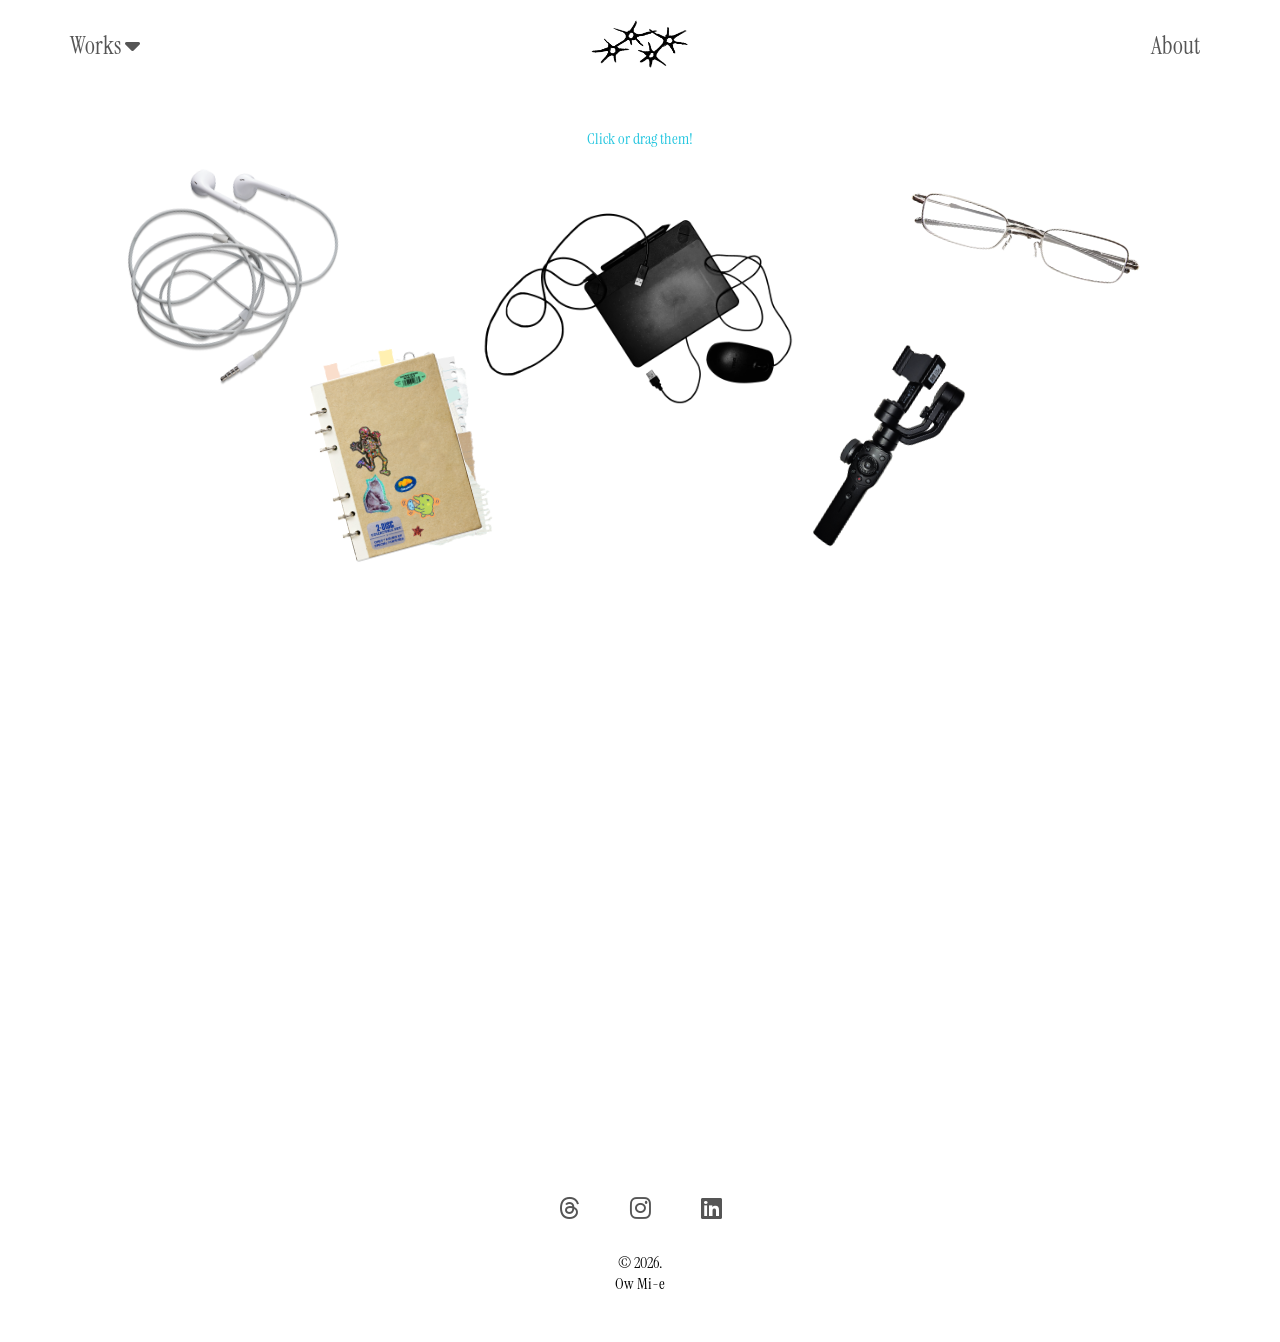
<file: index.html>
<!DOCTYPE html>
<html lang="en">
<head>
    <meta charset="UTF-8">
    <meta name="viewport" content="width=device-width, initial-scale=1.0">
    <title>Home</title>
    <link rel="stylesheet" href="css/stylesheet.css">
    <link rel="stylesheet" href="https://cdnjs.cloudflare.com/ajax/libs/font-awesome/6.7.2/css/all.min.css">

    <style>
        .blink {
            animation: blinker 2s linear infinite;
            color: rgb(37, 198, 223);
            margin-top: 3vw;
            margin-bottom: -2vw;
        }
        @keyframes blinker {
            50% {
                opacity: 0;
            }
        }
    </style>
</head>
<body id="homepage">
    
<nav class="navbar">
    <div class="navleft">
        <button class="dropbtn">Works <i class="fa fa-caret-down"></i></button>
        <div class="dropdown-content">
            <a href="works/animation.html">Animation</a>
            <a href="works/videography.html">Videography</a>
            <a href="works/design.html">Design</a>
            <a href="works/videoEditing.html">Video Editing</a>
            <a href="works/illustration.html">Illustration</a>
        </div>
    </div>
    <div class="navcenter" >
        <a href="index.html" class="logo">Home</a>
    </div>
    <div class="navright">
        <a href="info/about.html">About</a>
    </div>
</nav>

<!-- INSERT VID -->
<video autoplay muted loop class="screen">
    <source src="assets/ascii-art.mp4" type="video/mp4">
</video>

<div class="tab-button">
    <p class="blink"> Click or drag them! </p>
</div>

<!--DRAGGABLE-->
<div id="draggableArea">
    <div class="draggable">
        <a href="works/videography.html">
            <img src="assets/videography.png" alt="gimbal for videography" class="rotate">
            <span class="title">Videography</span>
        </a>
    </div>
    <div class="draggable">
        <a href="works/videoEditing.html">
            <img src="assets/editing.png" alt="earpiece for editing" class="rotate2">
            <span class="title">Video Editing</span>
        </a>
    </div>
    <div class="draggable">
        <a href="works/illustration.html">
            <img src="assets/illustration.png" alt="notebook for illustration" class="rotate2">
            <span class="title">Illustration</span>
        </a>
    </div>
    <div class="draggable">
        <a href="works/design.html">
            <img src="assets/design.png" alt="glasses for design" class="rotate">
            <span class="title">Design</span>
        </a>
    </div>
    <div class="draggable">
        <a href="works/animation.html">
            <img src="assets/animation.png" alt="wacom and mouse for animation">
            <span class="title">Animation</span>
        </a>
    </div>
</div>


<footer>
    <div class="footerlinks">
        <a href="https://www.threads.com/@5aucer" target="_blank"><i class="fa-brands fa-threads" style="font-size: 24px;"></i></a>
        <a href="https://www.instagram.com/5aucer" target="_blank"><i class="fa-brands fa-instagram" style="font-size: 24px"></i></a>
        <a href="https://www.linkedin.com/in/mieow" target="_blank"><i class="fa-brands fa-linkedin" style="font-size:24px"></i></a>
    </div>
    <div class="copyright">   
        <p>&#169 2026.</p>
        <p>Ow Mi-e</p>
    </div> 
</footer>
    
<script src="javascript/app.js"></script>
</body>
</html>
</file>
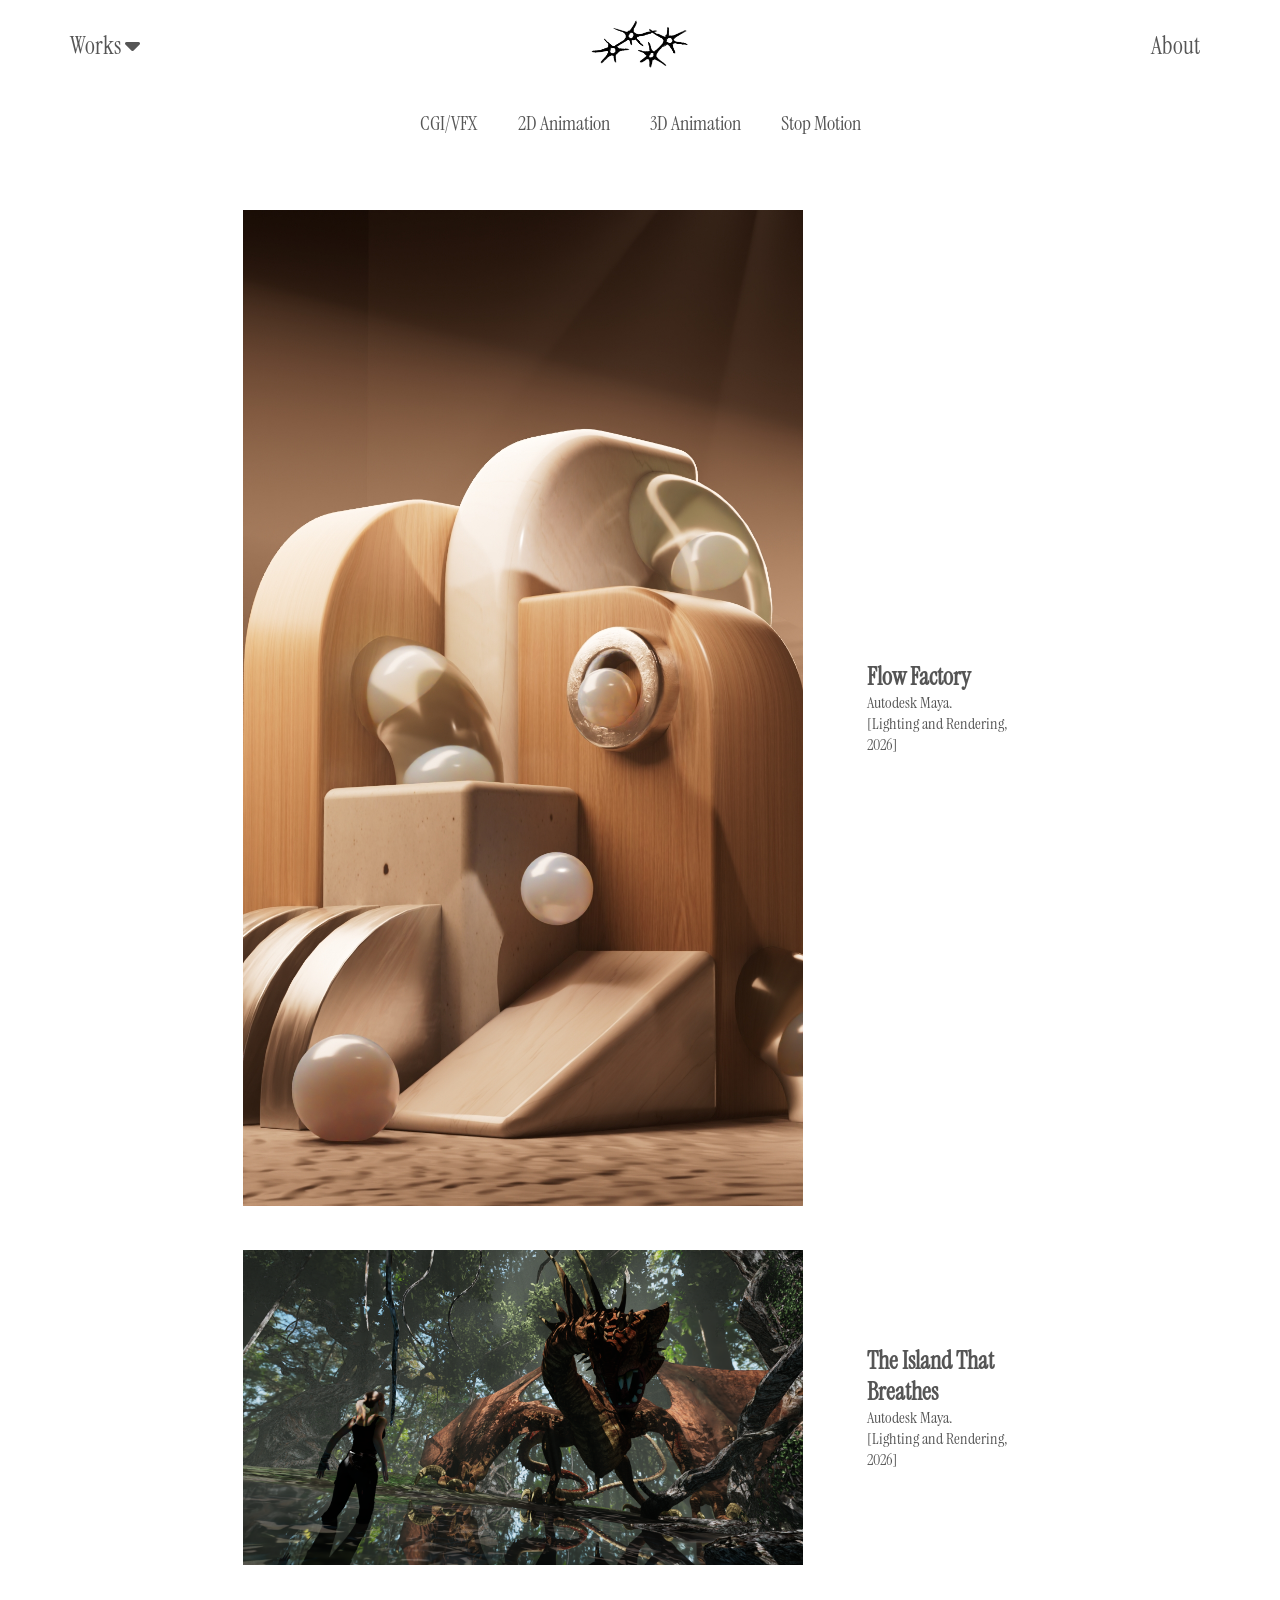
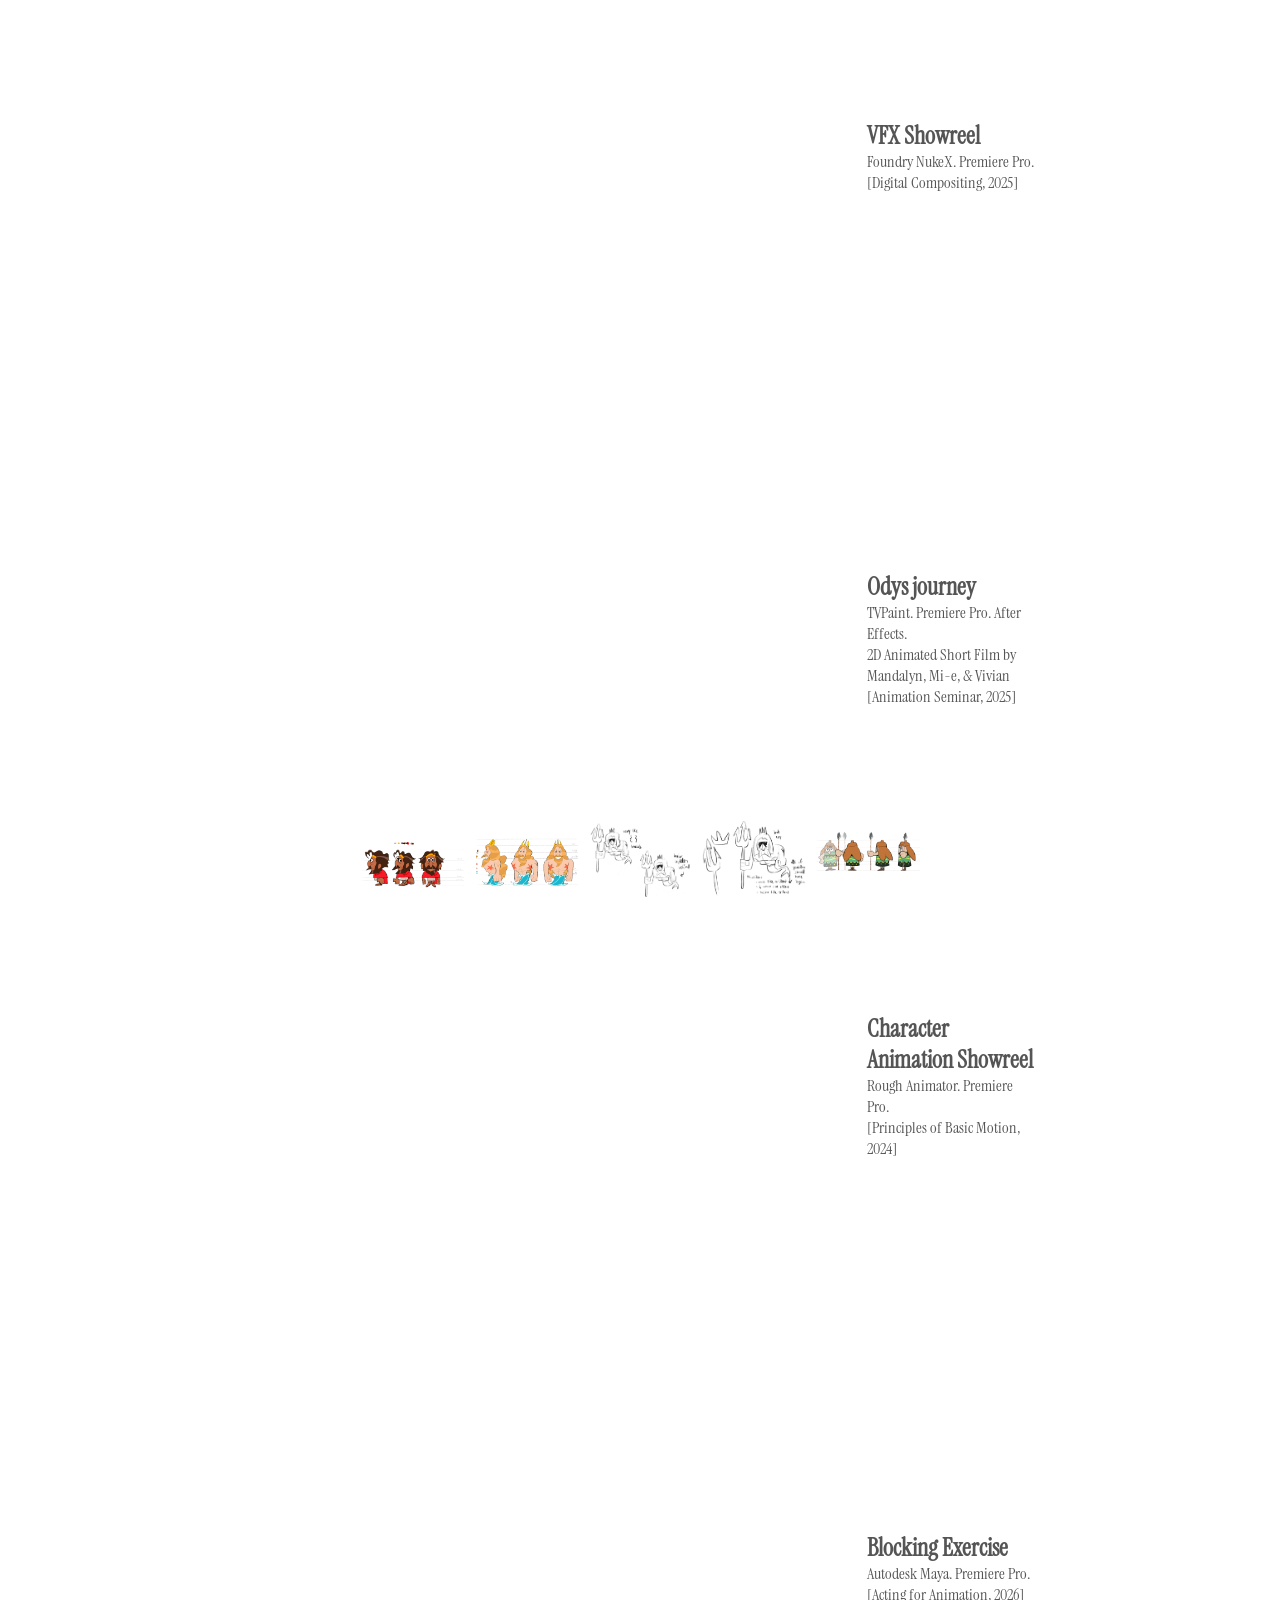
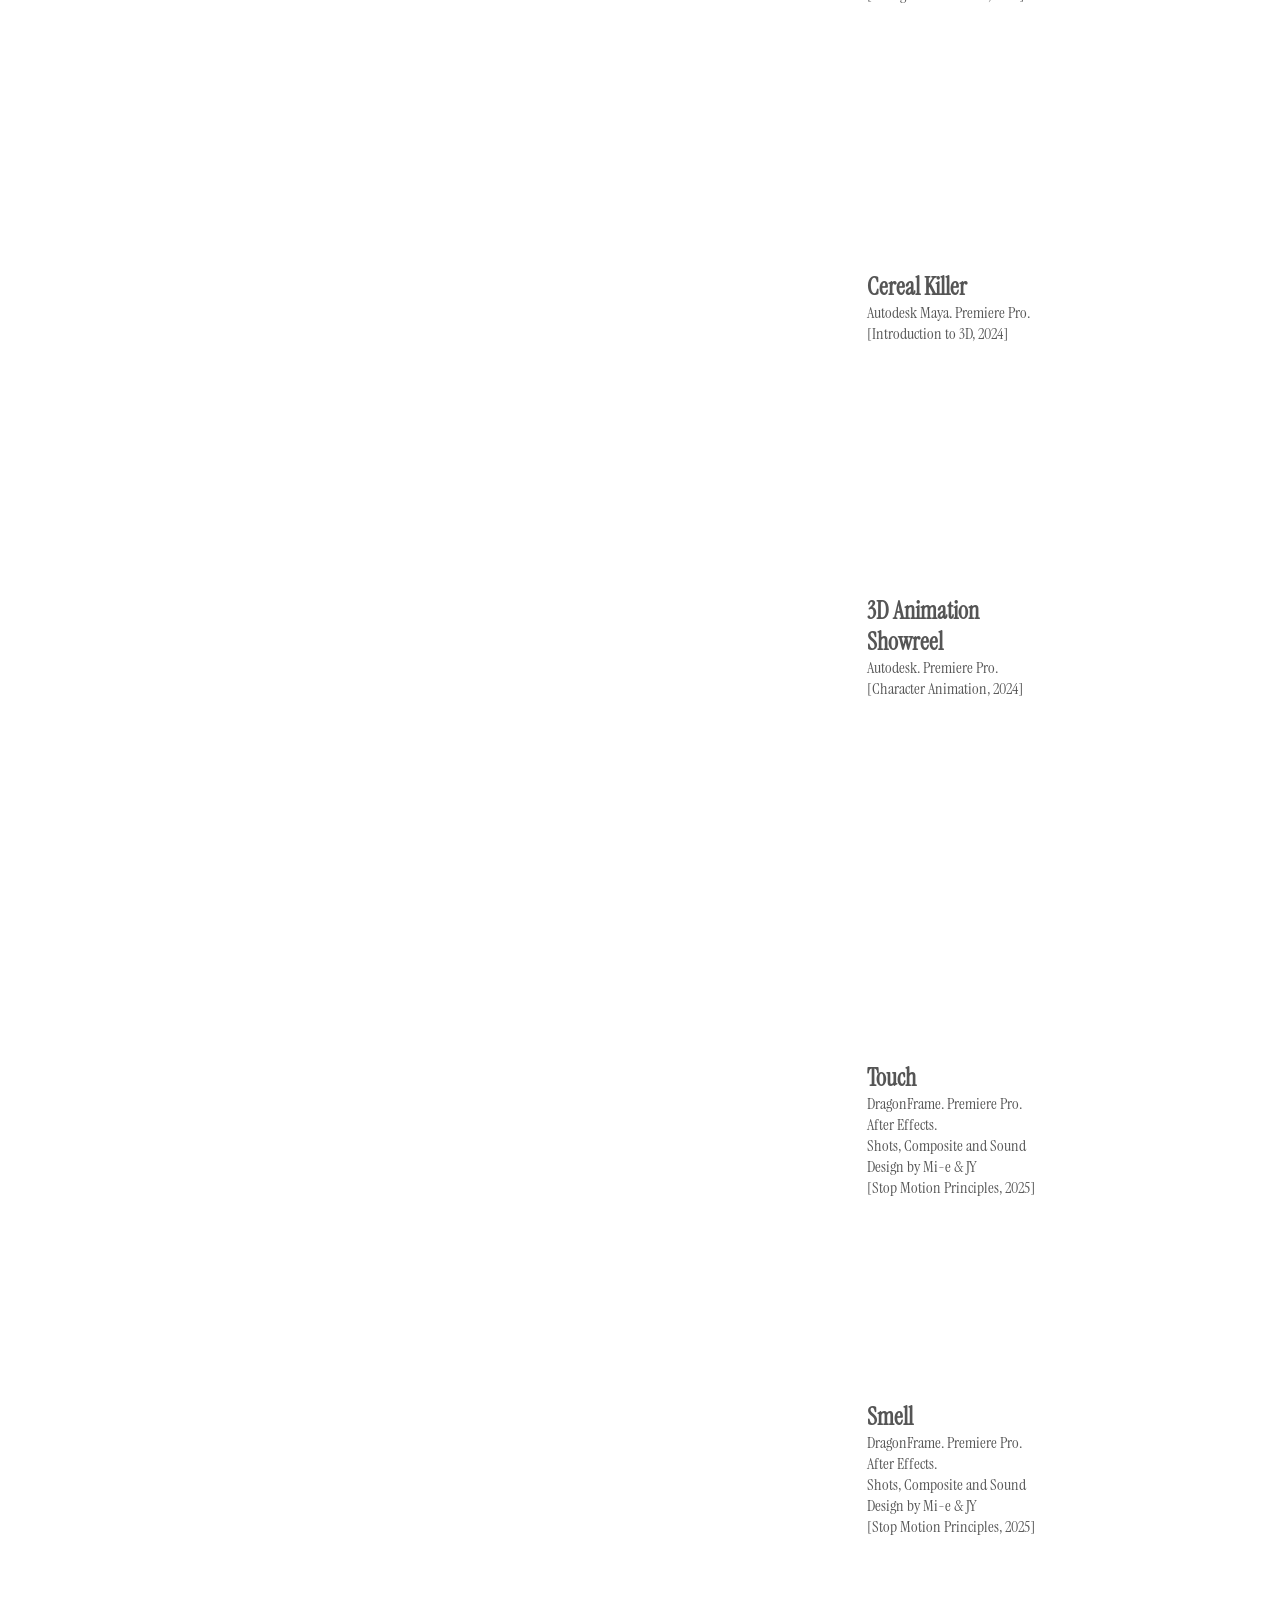
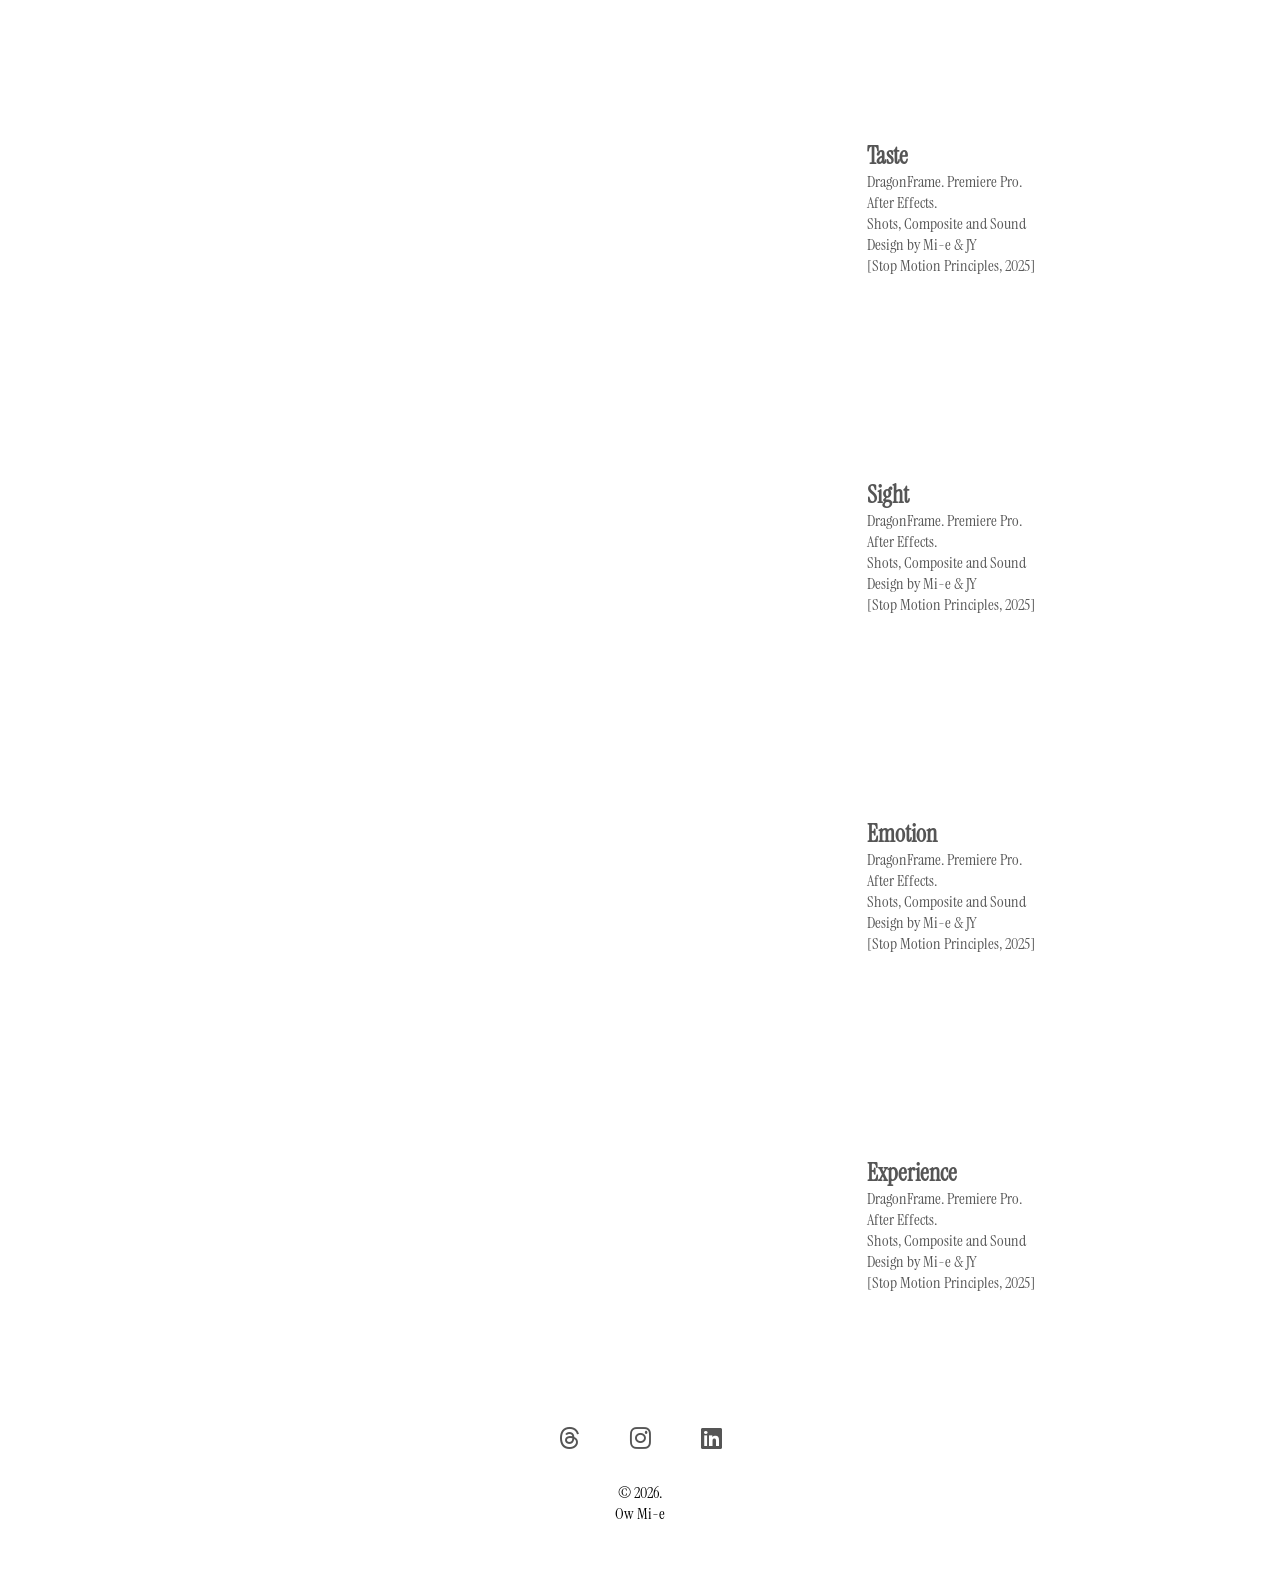
<file: works/animation.html>
<!DOCTYPE html>
<html lang="en">
<head>
    <meta charset="UTF-8">
    <meta name="viewport" content="width=device-width, initial-scale=1.0">
    <title>Animation</title>
    <link rel="stylesheet" href="../css/stylesheet.css">
    <link rel="stylesheet" href="https://cdnjs.cloudflare.com/ajax/libs/font-awesome/6.7.2/css/all.min.css">
</head>
<body id="con">
    
<nav class="navbar">
    <div class="navleft">
        <button class="dropbtn">Works <i class="fa fa-caret-down"></i></button>
        <div class="dropdown-content">
            <a href="animation.html">Animation</a>
            <a href="videography.html">Videography</a>
            <a href="design.html">Design</a>
            <a href="videoEditing.html">Video Editing</a>
            <a href="illustration.html">Illustration</a>
        </div>
    </div>
    <div class="navcenter" >
        <a href="../index.html" class="logo">Home</a>
    </div>
    <div class="navright">
        <a href="../info/about.html">About</a>
    </div>
</nav>


<div class="con">
  <div class="tab-button">
    <button class="tablink" onclick="openPage('CGIVFX', this)">CGI/VFX</button>
    <button class="tablink" onclick="openPage('2dAnim', this)">2D Animation</button>
    <button class="tablink" onclick="openPage('3dAnim', this)">3D Animation</button>
    <button class="tablink" onclick="openPage('stopMo', this)">Stop Motion</button>
  </div>

<div id="CGIVFX" class="tabcontent">
  <div class="gallery">
  <div class="reels flex">
    <a href="#img1">
      <img src="../assets/dongdongdong.jpg">
    </a>
    <div class="modal" id="img1">
      <a href="#" class="close">&times;</a>
      <img src="../assets/dongdongdong.jpg">
    </div>
    <div class="desc">
      <h3>Flow Factory</h3>
      <p>Autodesk Maya.</p>
      <p>[Lighting and Rendering, 2026]</p>
    </div>
  </div>
  <div class="reels flex">
    <a href="#img2">
      <img src="../assets/lightingrenderingmidterm.png">
    </a>
    <div class="modal" id="img2">
      <a href="#" class="close">&times;</a>
      <img src="../assets/lightingrenderingmidterm.png">
    </div>
    <div class="desc">
      <h3>The Island That Breathes</h3>
      <p>Autodesk Maya.</p>
      <p>[Lighting and Rendering, 2026]</p>
    </div>
  </div>
  </div>
  <div class="reels flex">
      <iframe width="560" height="315" src="https://www.youtube.com/embed/FJh4bKMhcPc?si=-lYm19sa3mqKwvqi" title="YouTube video player" frameborder="0" allow="accelerometer; autoplay; clipboard-write; encrypted-media; gyroscope; picture-in-picture; web-share" referrerpolicy="strict-origin-when-cross-origin" allowfullscreen></iframe>
      <div class="desc">
        <h3>VFX Showreel</h3>
        <p>Foundry NukeX. Premiere Pro.</p>
        <p>[Digital Compositing, 2025]</p>
      </div>
    </div>
</div>

  <div id="2dAnim" class="tabcontent">
    <div class="reels flex">
      <iframe width="560" height="315" src="https://www.youtube.com/embed/Uccmu9g8XfA?si=NtETIix2FM3MDeoB" title="YouTube video player" frameborder="0" allow="accelerometer; autoplay; clipboard-write; encrypted-media; gyroscope; picture-in-picture; web-share" referrerpolicy="strict-origin-when-cross-origin" allowfullscreen></iframe>
      <div class="desc">
        <h3>Odys journey</h3>
        <p>TVPaint. Premiere Pro. After Effects.</p>
        <p>2D Animated Short Film by Mandalyn, Mi-e, & Vivian</p>
        <p>[Animation Seminar, 2025]</p>
      </div>
    </div>
    <div class="image-row">
      <a href="#img2"><img src="../assets/illustrations/odyTurn.png"></a>
      <a href="#img3"><img src="../assets/illustrations/poseidonTurn.png"></a>
      <a href="#img4"><img src="../assets/illustrations/poseidon1.PNG"></a>
      <a href="#img5"><img src="../assets/illustrations/poseidon2.PNG"></a>
      <a href="#img6"><img src="../assets/illustrations/ciconesTurn.png"></a>
      <div class="modal" id="img2">
        <a href="#" class="close">&times;</a>
        <img src="../assets/illustrations/odyTurn.png">
      </div>
      <div class="modal" id="img3">
        <a href="#" class="close">&times;</a>
        <img src="../assets/illustrations/poseidonTurn.png">
      </div>
      <div class="modal" id="img4">
        <a href="#" class="close">&times;</a>
        <img src="../assets/illustrations/poseidon1.PNG">
      </div>
      <div class="modal" id="img5">
        <a href="#" class="close">&times;</a>
        <img src="../assets/illustrations/poseidon2.PNG">
      </div>
      <div class="modal" id="img6">
        <a href="#" class="close">&times;</a>
        <img src="../assets/illustrations/ciconesTurn.png">
      </div>
    </div>
    <div class="reels flex">
      <iframe width="560" height="315" src="https://www.youtube.com/embed/g2F8-3aWFCE?si=aJEBTYbl3cDVHFxC" title="YouTube video player" frameborder="0" allow="accelerometer; autoplay; clipboard-write; encrypted-media; gyroscope; picture-in-picture; web-share" referrerpolicy="strict-origin-when-cross-origin" allowfullscreen></iframe>
      <div class="desc">
        <h3>Character Animation Showreel</h3>
        <p>Rough Animator. Premiere Pro.</p>
        <p>[Principles of Basic Motion, 2024]</p>
      </div>
    </div>
  </div>
    

  <div id="3dAnim" class="tabcontent">
    <div class="reels flex">
      <iframe width="560" height="315" src="https://www.youtube.com/embed/C6YI8Q5Ga3g?si=VhHCaYMTEFFofOpS" title="YouTube video player" frameborder="0" allow="accelerometer; autoplay; clipboard-write; encrypted-media; gyroscope; picture-in-picture; web-share" referrerpolicy="strict-origin-when-cross-origin" allowfullscreen></iframe>
      <div class="desc">
        <h3>Blocking Exercise</h3>
        <p>Autodesk Maya. Premiere Pro.</p>
        <p>[Acting for Animation, 2026]</p>
      </div>
    </div>
    <div class="reels flex">
      <iframe width="560" height="315" src="https://www.youtube.com/embed/RT1Npc04aQ0?si=TfCf-KoIRozpEqee" title="YouTube video player" frameborder="0" allow="accelerometer; autoplay; clipboard-write; encrypted-media; gyroscope; picture-in-picture; web-share" referrerpolicy="strict-origin-when-cross-origin" allowfullscreen></iframe>
      <div class="desc">
        <h3>Cereal Killer</h3>
        <p>Autodesk Maya. Premiere Pro.</p>
        <p>[Introduction to 3D, 2024]</p>
      </div>
    </div>
    <div class="reels flex">
      <iframe width="560" height="315" src="https://www.youtube.com/embed/wUs7HowXO_8?si=YNPzzDATbXu0hcB4" title="YouTube video player" frameborder="0" allow="accelerometer; autoplay; clipboard-write; encrypted-media; gyroscope; picture-in-picture; web-share" referrerpolicy="strict-origin-when-cross-origin" allowfullscreen></iframe>
      <div class="desc">
        <h3>3D Animation Showreel</h3>
        <p>Autodesk. Premiere Pro.</p>
        <p>[Character Animation, 2024]</p>
      </div>
    </div>
  </div>

  <div id="stopMo" class="tabcontent">
    <div class="reels flex">
      <iframe width="560" height="315" src="https://www.youtube.com/embed/yncfdXU1F44?si=JtaZb-MbMAJacXuA" title="YouTube video player" frameborder="0" allow="accelerometer; autoplay; clipboard-write; encrypted-media; gyroscope; picture-in-picture; web-share" referrerpolicy="strict-origin-when-cross-origin" allowfullscreen></iframe>      <div class="desc">
        <h3>Touch</h3>
        <p>DragonFrame. Premiere Pro. After Effects.</p>
        <p>Shots, Composite and Sound Design by Mi-e & JY</p>
        <p>[Stop Motion Principles, 2025]</p>
      </div>
    </div>
    <div class="reels flex">
      <iframe width="560" height="315" src="https://www.youtube.com/embed/hIEgVXDpu5s?si=U9_yv4yshvZ6fiLj" title="YouTube video player" frameborder="0" allow="accelerometer; autoplay; clipboard-write; encrypted-media; gyroscope; picture-in-picture; web-share" referrerpolicy="strict-origin-when-cross-origin" allowfullscreen></iframe>
      <div class="desc">
        <h3>Smell</h3>
        <p>DragonFrame. Premiere Pro. After Effects.</p>
        <p>Shots, Composite and Sound Design by Mi-e & JY</p>
        <p>[Stop Motion Principles, 2025]</p>
      </div>
    </div>
    <div class="reels flex">
      <iframe width="560" height="315" src="https://www.youtube.com/embed/oczhd61OUyE?si=aI9P3_oR1wHdD34D" title="YouTube video player" frameborder="0" allow="accelerometer; autoplay; clipboard-write; encrypted-media; gyroscope; picture-in-picture; web-share" referrerpolicy="strict-origin-when-cross-origin" allowfullscreen></iframe>
      <div class="desc">
        <h3>Taste</h3>
        <p>DragonFrame. Premiere Pro. After Effects.</p>
        <p>Shots, Composite and Sound Design by Mi-e & JY</p>
        <p>[Stop Motion Principles, 2025]</p>
      </div>
    </div>
    <div class="reels flex">
      <iframe width="560" height="315" src="https://www.youtube.com/embed/NEszP-AiRBc?si=Ab1_6ITtyTWijgia" title="YouTube video player" frameborder="0" allow="accelerometer; autoplay; clipboard-write; encrypted-media; gyroscope; picture-in-picture; web-share" referrerpolicy="strict-origin-when-cross-origin" allowfullscreen></iframe>
      <div class="desc">
        <h3>Sight</h3>
        <p>DragonFrame. Premiere Pro. After Effects.</p>
        <p>Shots, Composite and Sound Design by Mi-e & JY</p>
        <p>[Stop Motion Principles, 2025]</p>
      </div>
    </div>
    <div class="reels flex">
      <iframe width="560" height="315" src="https://www.youtube.com/embed/8muz3EJntzA?si=OY1We-wQE8J33Tlj" title="YouTube video player" frameborder="0" allow="accelerometer; autoplay; clipboard-write; encrypted-media; gyroscope; picture-in-picture; web-share" referrerpolicy="strict-origin-when-cross-origin" allowfullscreen></iframe>
      <div class="desc">
        <h3>Emotion</h3>
        <p>DragonFrame. Premiere Pro. After Effects.</p>
        <p>Shots, Composite and Sound Design by Mi-e & JY</p>
        <p>[Stop Motion Principles, 2025]</p>
      </div>
    </div>
    <div class="reels flex">
      <iframe width="560" height="315" src="https://www.youtube.com/embed/9t2h1HlJW2U?si=69Vva_Xlpr3rOKvL" title="YouTube video player" frameborder="0" allow="accelerometer; autoplay; clipboard-write; encrypted-media; gyroscope; picture-in-picture; web-share" referrerpolicy="strict-origin-when-cross-origin" allowfullscreen></iframe>
      <div class="desc">
        <h3>Experience</h3>
        <p>DragonFrame. Premiere Pro. After Effects.</p>
        <p>Shots, Composite and Sound Design by Mi-e & JY</p>
        <p>[Stop Motion Principles, 2025]</p>
      </div>
    </div>
  </div>
</div>

<footer>
    <div class="footerlinks">
        <a href="https://www.threads.com/@5aucer" target="_blank"><i class="fa-brands fa-threads" style="font-size: 24px;"></i></a>
        <a href="https://www.instagram.com/5aucer" target="_blank"><i class="fa-brands fa-instagram" style="font-size: 24px"></i></a>
        <a href="https://www.linkedin.com/in/mieow" target="_blank"><i class="fa-brands fa-linkedin" style="font-size:24px"></i></a>
    </div>
    <div class="copyright">   
        <p>&#169 2026.</p>
        <p>Ow Mi-e</p>
    </div> 
</footer>

<script src="../javascript/app.js"></script>
</body>
</html>
</file>
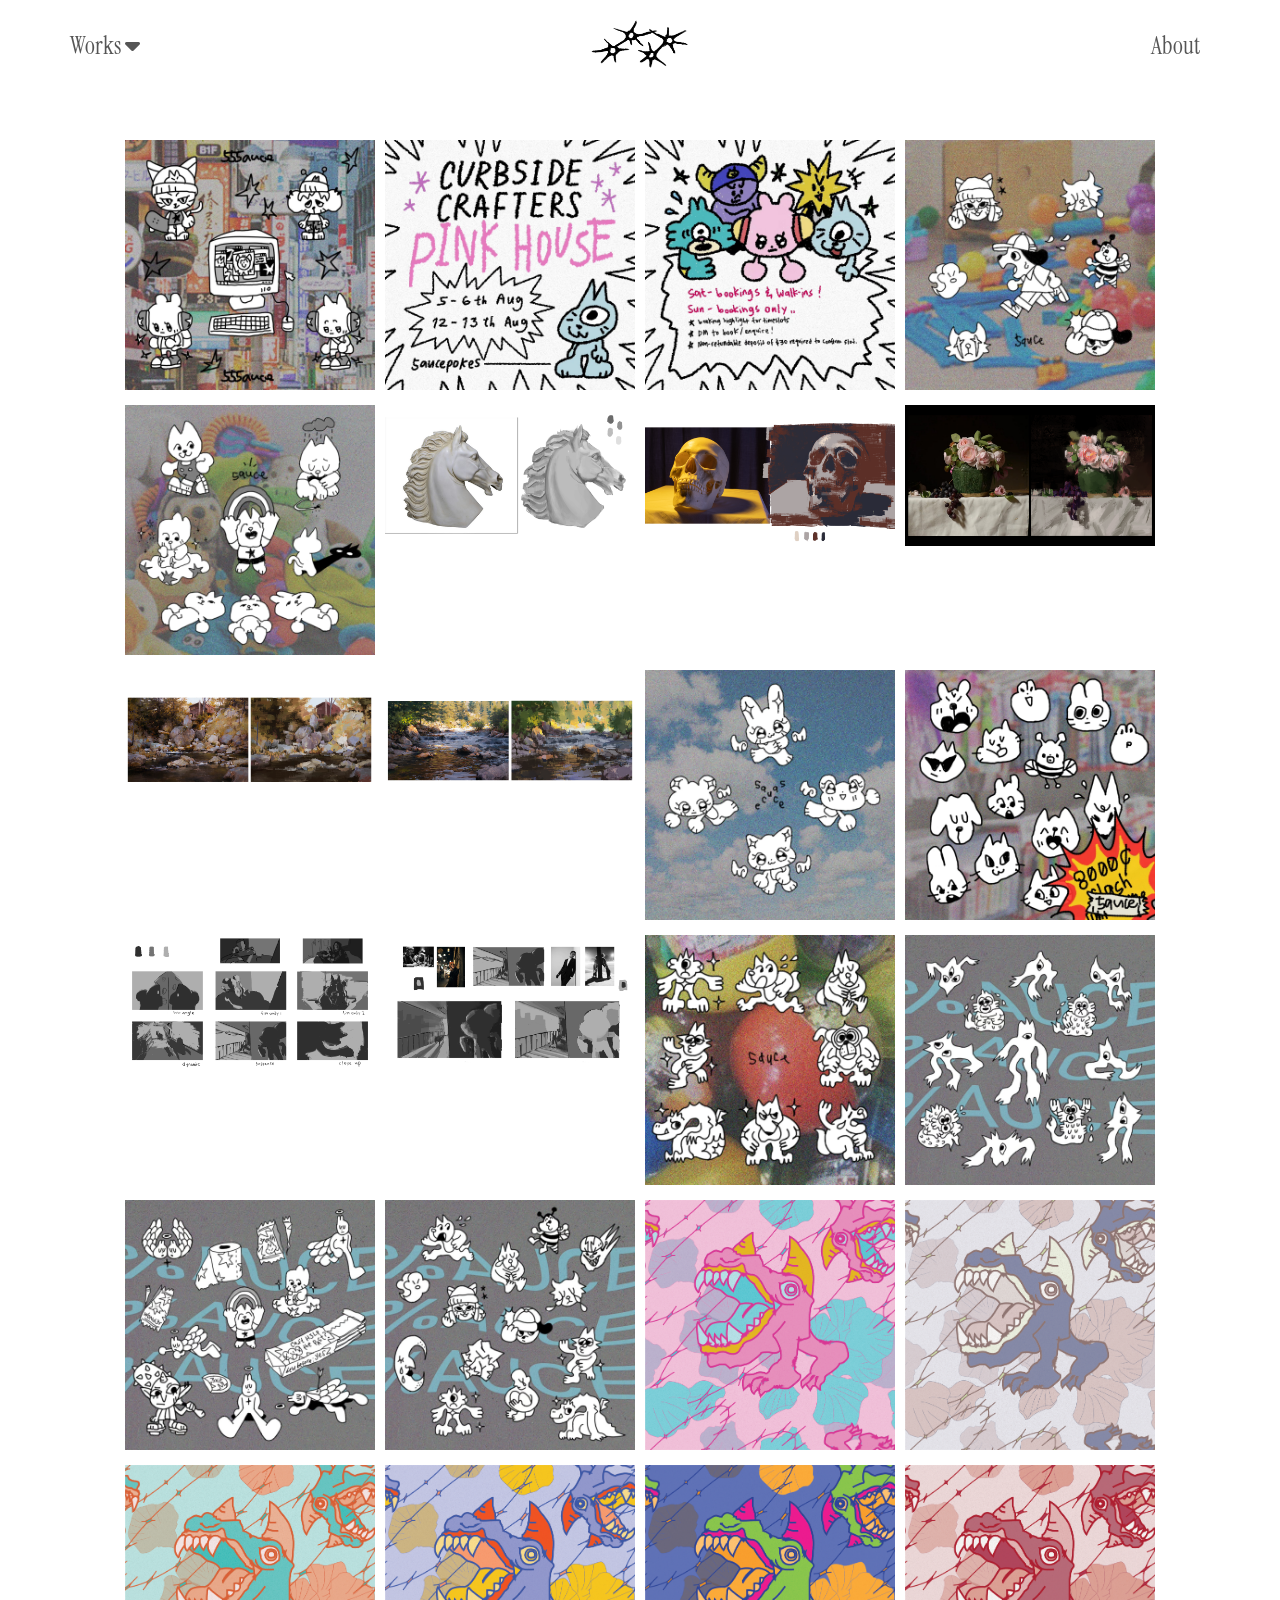
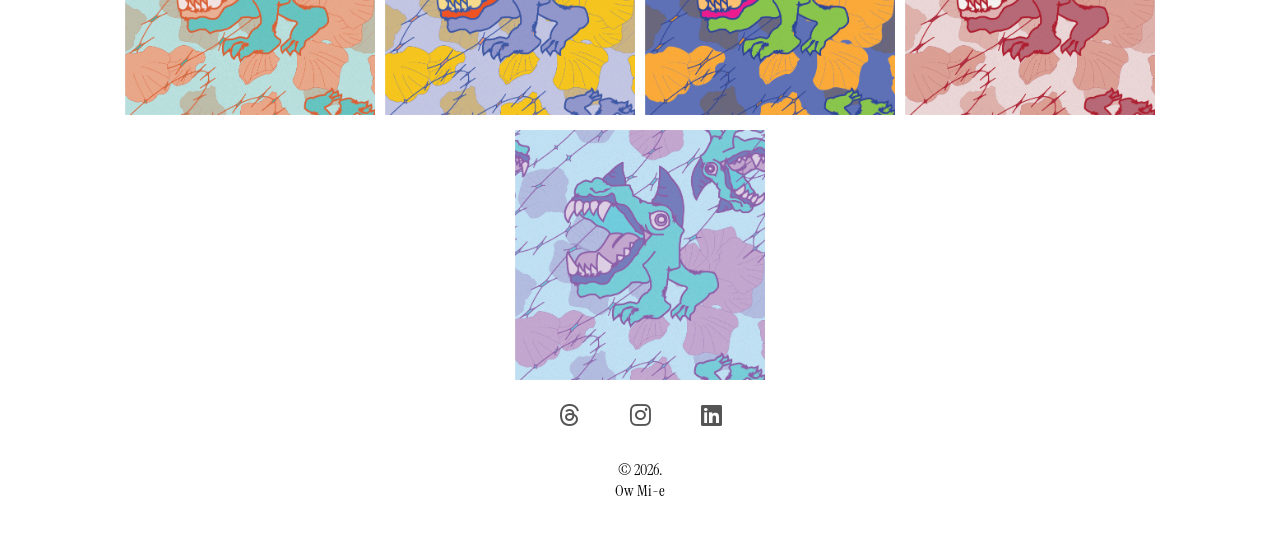
<file: works/illustration.html>
<!DOCTYPE html>
<html lang="en">
<head>
    <meta charset="UTF-8">
    <meta name="viewport" content="width=device-width, initial-scale=1.0">
    <title>Illustration</title>
    <link rel="stylesheet" href="../css/stylesheet.css">
    <link rel="stylesheet" href="https://cdnjs.cloudflare.com/ajax/libs/font-awesome/6.7.2/css/all.min.css">
</head>
<body id="con">
    
<nav class="navbar">
    <div class="navleft">
        <button class="dropbtn">Works <i class="fa fa-caret-down"></i></button>
        <div class="dropdown-content">
            <a href="animation.html">Animation</a>
            <a href="videography.html">Videography</a>
            <a href="design.html">Design</a>
            <a href="videoEditing.html">Video Editing</a>
            <a href="illustration.html">Illustration</a>
        </div>
    </div>
    <div class="navcenter" >
        <a href="../index.html" class="logo">Home</a>
    </div>
    <div class="navright">
        <a href="../info/about.html">About</a>
    </div>
</nav>

<div class="gallery">
  <div class="image-gallery">
    <a href="#img1"><img src="../assets/illustrations/flash6.jpg"></a>
    <a href="#img2"><img src="../assets/illustrations/csc1.jpg"></a>
    <a href="#img3"><img src="../assets/illustrations/csc2.jpg"></a>
    <a href="#img4"><img src="../assets/illustrations/flash2.jpg"></a>
    <a href="#img5"><img src="../assets/illustrations/flash4.jpg"></a>
    <a href="#img6"><img src="../assets/illustrations/marbleHorse.png"></a>
    <a href="#img7"><img src="../assets/illustrations/skullStudy.png"></a>
    <a href="#img8"><img src="../assets/illustrations/flowerStillLife.png"></a>
    <a href="#img9"><img src="../assets/illustrations/markBoeggesStudy.png"></a>
    <a href="#img10"><img src="../assets/illustrations/markBoeggesStudy2.png"></a>
    <a href="#img11"><img src="../assets/illustrations/flash3.jpg"></a>
    <a href="#img12"><img src="../assets/illustrations/flash5.jpg"></a>
    <a href="#img13"><img src="../assets/illustrations/catMouse_compositionalThumbnails.png"></a>
    <a href="#img14"><img src="../assets/illustrations/catMouse_lighting.png"></a>
    <a href="#img15"><img src="../assets/illustrations/flash1.jpg"></a>
    <a href="#img16"><img src="../assets/illustrations/flash8.jpg"></a>
    <a href="#img17"><img src="../assets/illustrations/flash9.jpg"></a>
    <a href="#img18"><img src="../assets/illustrations/flash7.jpg"></a>
    <a href="#img19"><img src="../assets/illustrations/1.png"></a>
    <a href="#img20"><img src="../assets/illustrations/2.png"></a>
    <a href="#img21"><img src="../assets/illustrations/3.png"></a>
    <a href="#img22"><img src="../assets/illustrations/4.png"></a>
    <a href="#img23"><img src="../assets/illustrations/5.png"></a>
    <a href="#img24"><img src="../assets/illustrations/6.png"></a>
    <a href="#img25"><img src="../assets/illustrations/7.png"></a>
  </div>

  <!-- Modals -->
    <div class="modal" id="img1">
        <a href="#" class="close">&times;</a>
        <img src="../assets/illustrations/flash6.jpg">
        <div class="caption"></div>
    </div>

    <div class="modal" id="img2">
        <a href="#" class="close">&times;</a>
        <img src="../assets/illustrations/csc1.jpg">
        <div class="caption"></div>
    </div>

    <div class="modal" id="img3">
        <a href="#" class="close">&times;</a>
        <img src="../assets/illustrations/csc2.jpg">
        <div class="caption"></div>
    </div>

    <div class="modal" id="img4">
        <a href="#" class="close">&times;</a>
        <img src="../assets/illustrations/flash2.jpg">
        <div class="caption"></div>
    </div>

    <div class="modal" id="img5">
        <a href="#" class="close">&times;</a>
        <img src="../assets/illustrations/flash4.jpg">
        <div class="caption"></div>
    </div>

    <div class="modal" id="img6">
        <a href="#" class="close">&times;</a>
        <img src="../assets/illustrations/marbleHorse.png">
        <div class="caption"></div>
    </div>

    <div class="modal" id="img7">
        <a href="#" class="close">&times;</a>
        <img src="../assets/illustrations/skullStudy.png">
        <div class="caption"></div>
    </div>

    <div class="modal" id="img8">
        <a href="#" class="close">&times;</a>
        <img src="../assets/illustrations/flowerStillLife.png">
        <div class="caption"></div>
    </div>

    <div class="modal" id="img9">
        <a href="#" class="close">&times;</a>
        <img src="../assets/illustrations/markBoeggesStudy.png">
        <div class="caption"></div>
    </div>

    <div class="modal" id="img10">
        <a href="#" class="close">&times;</a>
        <img src="../assets/illustrations/markBoeggesStudy2.png">
        <div class="caption"></div>
    </div>

    <div class="modal" id="img11">
        <a href="#" class="close">&times;</a>
        <img src="../assets/illustrations/flash3.jpg">
        <div class="caption"></div>
    </div>

    <div class="modal" id="img12">
        <a href="#" class="close">&times;</a>
        <img src="../assets/illustrations/flash5.jpg">
        <div class="caption"></div>
    </div>

    <div class="modal" id="img13">
        <a href="#" class="close">&times;</a>
        <img src="../assets/illustrations/catMouse_compositionalThumbnails.png">
        <div class="caption"></div>
    </div>

    <div class="modal" id="img14">
        <a href="#" class="close">&times;</a>
        <img src="../assets/illustrations/catMouse_lighting.png">
        <div class="caption"></div>
    </div>

    <div class="modal" id="img15">
        <a href="#" class="close">&times;</a>
        <img src="../assets/illustrations/flash1.jpg">
        <div class="caption"></div>
    </div>

    <div class="modal" id="img16">
        <a href="#" class="close">&times;</a>
        <img src="../assets/illustrations/flash8.jpg">
        <div class="caption"></div>
    </div>

    <div class="modal" id="img17">
        <a href="#" class="close">&times;</a>
        <img src="../assets/illustrations/flash9.jpg">
        <div class="caption"></div>
    </div>

    <div class="modal" id="img18">
        <a href="#" class="close">&times;</a>
        <img src="../assets/illustrations/flash7.jpg">
        <div class="caption"></div>
    </div>

    <div class="modal" id="img19">
        <a href="#" class="close">&times;</a>
        <img src="../assets/illustrations/1.png">
        <div class="caption"></div>
    </div>

    <div class="modal" id="img20">
        <a href="#" class="close">&times;</a>
        <img src="../assets/illustrations/2.png">
        <div class="caption"></div>
    </div>

    <div class="modal" id="img21">
        <a href="#" class="close">&times;</a>
        <img src="../assets/illustrations/3.png">
        <div class="caption"></div>
    </div>

    <div class="modal" id="img22">
        <a href="#" class="close">&times;</a>
        <img src="../assets/illustrations/4.png">
        <div class="caption"></div>
    </div>

    <div class="modal" id="img23">
        <a href="#" class="close">&times;</a>
        <img src="../assets/illustrations/5.png">
        <div class="caption"></div>
    </div>

    <div class="modal" id="img24">
        <a href="#" class="close">&times;</a>
        <img src="../assets/illustrations/6.png">
        <div class="caption"></div>
    </div>

    <div class="modal" id="img25">
        <a href="#" class="close">&times;</a>
        <img src="../assets/illustrations/7.png">
        <div class="caption"></div>
    </div>

</div>

<footer>
    <div class="footerlinks">
        <a href="https://www.threads.com/@5aucer" target="_blank"><i class="fa-brands fa-threads" style="font-size: 24px;"></i></a>
        <a href="https://www.instagram.com/5aucer" target="_blank"><i class="fa-brands fa-instagram" style="font-size: 24px"></i></a>
        <a href="https://www.linkedin.com/in/mieow" target="_blank"><i class="fa-brands fa-linkedin" style="font-size:24px"></i></a>
    </div>
    <div class="copyright">   
        <p>&#169 2026.</p>
        <p>Ow Mi-e</p>
    </div> 
</footer>

<script src="../javascript/app.js"></script>
</body>
</html>
</file>
<file: css/stylesheet.css>
@import url('https://fonts.googleapis.com/css2?family=Instrument+Serif:ital@0;1&family=Special+Elite&family=Syne+Mono&display=swap');

* {
    margin: 0;
    padding: 0;
    font-family: "Instrument Serif", serif;
}

a,
button {
    color: var(--pri-col);
    text-decoration: none;
}

a:hover,
button:hover {
    color: var(--sec-col);
}

/* CURSORS */
html{
    cursor: url(../assets/cursors/opencursor.png), auto;
}

a,
button {
    cursor: url(../assets/cursors/pointercursor.png), pointer;
}

/* GLOBAL VARIABLES */
:root {
    --pri-col: #555;
    --sec-col: black;
    --ter-col: white;
}

/* NAVBAR */
.navbar {
    display: flex;
    justify-content: center;
    align-items: center;
    top: 0;
    position: sticky;
    z-index: 999;
    padding: 20px;
    box-sizing: border-box;
    width: 100vw;
    background-color: var(--ter-col);
}

.navbar a,
.dropbtn {
    font-size: 1.5rem;
    border: none;
    background-color: transparent;
}

.navleft {
    left: 70px;
    position: absolute;
}

.navright {
    right: 80px;
    position: absolute;
}

.dropdown-content {
    display: none;
    position: absolute;
    padding-top: 10px;
    background-color: var(--ter-col);
}

.navleft:hover .dropdown-content {
    display: block;
    min-width: 120px;
}

.dropdown-content a {
    display: block;
    padding-bottom: 5px;
}

.dropdown-content a:hover {
    color: var(--sec-col);
    transform: scale(1.05);
}

.navcenter .logo {
    display: block;
    background: url(../assets/templogo.png) center;
    background-size: cover;
    text-indent: -9999px;
    width: 100px;
    height: 50px;
}

/* PAGES */
#homepage,
#about,
#con {
    overflow-x: hidden;
}

/* HOME PAGE */
#homepage .screen {
    display:block;
    position: fixed;
    top: 0;
    left: 0;
    width: 100%;
    height: 100%;
    opacity: 0.3;
    z-index: -1;
    margin-top: 40px;
}

/* DRAG AREA */
.draggable {
    position: absolute;
    z-index: 10;
    touch-action: none;
}

.draggable img {
    max-height: 17vw;
    height: auto;
}

.rotate {
    max-width: 20vw;
    height: auto;
    transform: rotate(15deg);
}

.rotate2 {
  max-width: 20vw;
  height: auto;
  transform: rotate(-15deg);  
}

.draggable:active {
    transform: scale(1.05);
}

#draggableArea {
    position: relative;
    min-height: 80vw;
}

/* videography */
#draggableArea .draggable:nth-child(1) {
  top: 17vw;
  left: 65vw;
}

/* editing */
#draggableArea .draggable:nth-child(2) {
  top: 3vw;
  left: 10vw;
}

/* illustration */
#draggableArea .draggable:nth-child(3) {
  top: 17vw;
  left: 25vw;
}

/* design */
#draggableArea .draggable:nth-child(4) {
  top: 7vw;
  left: 70vw;
}

/* animation */
#draggableArea .draggable:nth-child(5) {
  top: 5vw;
  left: 37vw;
}

/* draggable title */
.title {
    display: flex;
    flex-direction: column;
    text-align: center;
    position: absolute;
    opacity: 0;
    transition: opacity 0.3s;
    font-size: 1.5rem;
    padding: 0.2rem;
}

.draggable a:hover .title {
    opacity: 1;
}

/* ABOUT PAGE */
#about .flex {
    display: flex;
    align-items: center;
    justify-content: center;
    margin: 2rem;
    max-width: 100vw;
    gap: 5vw;
}

#about .flex model-viewer {
    width: 50vw;
    max-width: 500px;
    height: 30vw;
    max-height: 300px;
}

#about .flex p {
    text-align: left;
    max-width: 250px;
    font-size: 1rem;
}

#about .list {
    display: flex;
    justify-content: center;
    gap: 90px;
    flex-wrap: wrap;
}

#about .list-item {
    display: flex;
    flex-direction: column;
    gap: 0.5rem;
}

#about ul {
    list-style: circle inside;
}

/* ANIMATION/VIDEOEDITING/VIDEOGRAPHY PAGE */
.con {
    display: flex;
    flex-direction: column;
    align-items: center;
}

.tab-button {
    display: flex;
    justify-content: center;
}

.tablink {
    background-color: transparent;
    border: none;
    padding: 20px 20px;
    font-size: 1.25rem;
}

.tab-button .tablink {
    position: relative; 
    z-index: 10;
}

.tablink:hover {
    transform: scale(1.1);
}

.tablink.active {
    transform: scale(1.1);
    color: var(--sec-col);
}

.tabcontent {
  color: var(--pri-col);
  padding: 100px 20px;
  height: 100%;
  text-align: center;
  margin-top: -5rem;
}

#con .flex {
    display: grid;
    grid-template-columns: auto 1fr;
    align-items: center;
    margin: 2rem;
    max-width: 100vw;
    gap: 5vw;
    margin: 1.5rem auto;
}

#CGIVFX .gallery {
    padding: 0;
    margin-bottom: 0;
    min-height: auto;
}

#CGIVFX .reels img {
    width: 100%;
    max-width: 560px;
    height: auto;
    object-fit: cover;
    margin: 10px auto;
    display: block;
}

#CGIVFX .modal img {
    width: auto;
    max-width: 90vw;
    height: auto;
    max-height: 90vh;
    object-fit: contain;
}

.image-row {
    display: flex;
    gap: 10px;
    margin: 1rem auto;
    width: 560px;
}

.image-row img {
    width: calc(560px / 5 - 8px); 
    height: auto;
    object-fit: cover;
}

#con .desc {
    text-align: left;
    font-size: 1rem;
    min-width: 100px;
    max-width: 170px;
}

#con .desc h3 {
    font-size: 1.5rem;
}

#con footer {
    margin-top: -5rem;
}

/* VIDEOS */
.reels video,
.reels img {
    width: 50vw;
    height: auto;
    margin: 10px;
    transition: transform 0.2s ease;
}

.reels img:hover {
    transform: scale(1.05);
}

.reels a {
    position: relative;
}

.play-button {
    color: white;
    position: absolute;
    top: 50%;
    left: 50%;
    transform: translate(-50%, -50%);
    font-size: 3rem;
    opacity: 0.8;
}


/* ILLUSTRATION/DESIGN PAGE */
.gallery {
    min-height: 90vh;
    padding: 50px 0;
    margin-bottom: 3rem;
}

.image-gallery {
    display: flex;
    flex-wrap: wrap;
    gap: 10px;
    justify-content: center;
    max-width: 850vw;
}

.image-gallery img {
    width: 250px;
    height: auto;
    transition: transform 0.2s;
}

.image-gallery img:hover {
    transform: scale(1.05);
}

.reels img {
    width: 560px;
    height: 315px;
    object-fit: cover;
    margin: 0;
}

/* MODAL */
.modal {
    display: none;
    position: fixed;
    top: 0; left: 0;
    width: 100%;
    height: 100%;
    background: rgba(0, 0, 0, 0.5);
    justify-content: center;
    align-items: center;
    z-index: 999;
}

.modal:target {
    display: flex;
}

.modal img {
    width: auto;
    height: auto;
    max-width: 90%;
    max-height: 90%;
}

.modal .close {
    position: absolute;
    top: 60px;
    right: 70px;
    font-size: 50px;
    color: white;
    font-weight: bold;
    padding: 30px;
}

.modal .close:hover {
    transform: scale(1.1);
}

/* FOOTER */
footer {
    margin: 3rem;
}

footer .footerlinks {
    justify-content: center;
    display: flex;
    gap: 50px;
}

footer p{
    text-align: center;
}

.copyright p:first-child{
   margin-top: 30px;
}

/* MOBILE */

@media screen and (max-width: 768px) {
    /* Stack reels vertically */
    #con .flex {
        display: flex;
        flex-direction: column;
        gap: 15px;
        margin: 1rem auto;
    }

    .image-row {
        flex-wrap: wrap;
        justify-content: center;
        gap: 5px;
        width: 100%;
    }

    .image-row img {
        width: 45%; 
        margin-bottom: 5px;
    }

    .tab-button {
        flex-wrap: wrap;
        text-align: center;
    }

    .tablink {
        flex: 1 1 45%; /* 2 per row */
        font-size: 1rem;
        padding: 10px;
        margin-bottom: 5px;
    }

    .desc {
        max-width: 100%;
        text-align: center;
    }
}

@media screen and (max-width: 480px) {
    body {
        font-size: 0.9rem;
    }

    .desc h3 {
        font-size: 0.8rem;
    }

    .image-row img {
        width: 90%; /* stack single column */
        margin-bottom: 5px;
    }

    .navbar a,
    .dropbtn {
        font-size: 1rem;
    }

    .navleft,
    .navright {
        position: static;
        text-align: center;
        margin: 5px auto;
    }

    .navcenter .logo {
        width: 80px;
        height: 40px;
    }

    .tablink {
        flex: 1 1 100%;
    }

    @media (max-width: 480px) {
    .reels video,
    .reels iframe,
    .reels a,
    .reels img {
        width: 85vw;
        height: auto;
    }
}
}
</file>
